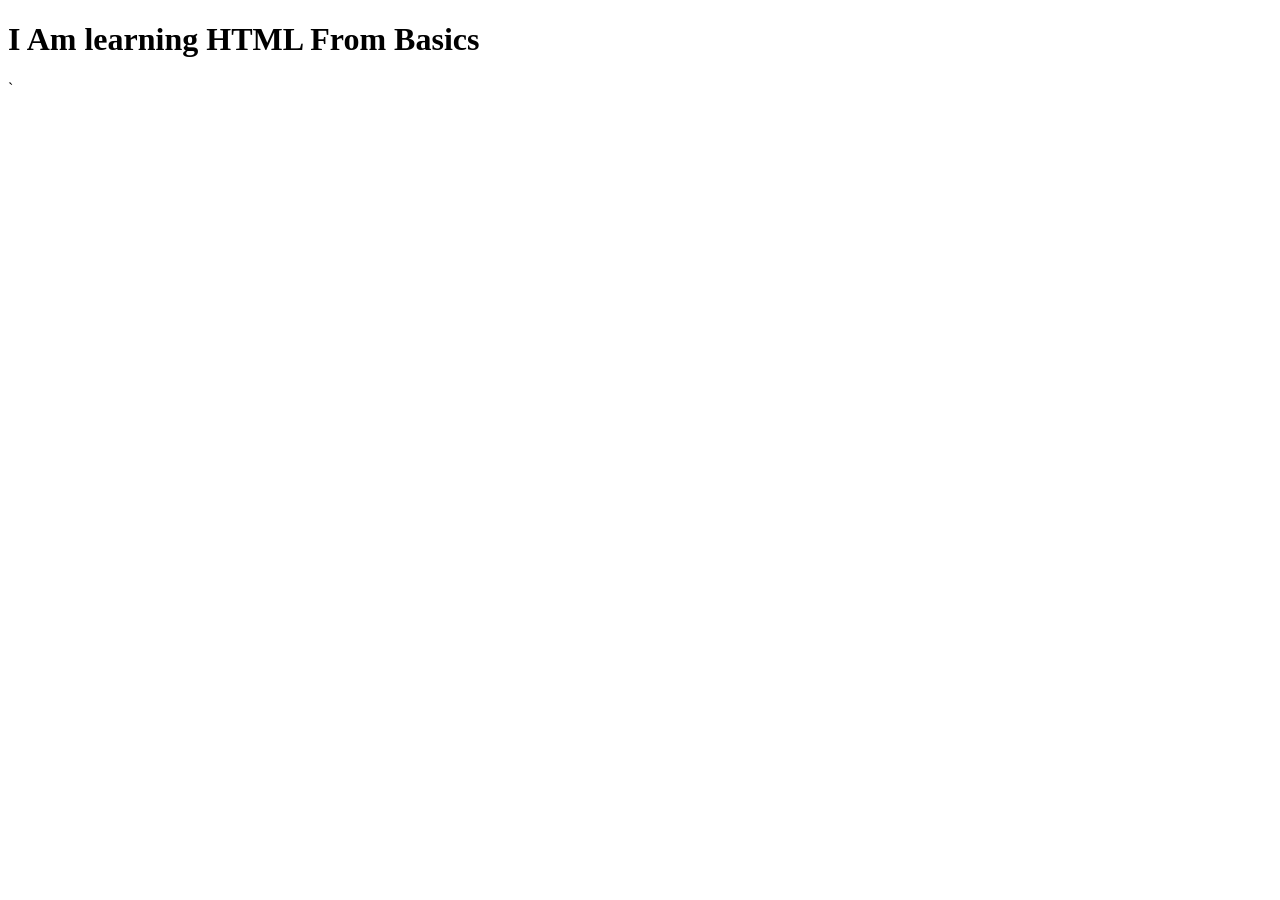
<file: HTML/Index.html>
<!DOCTYPE html>
<html lang="en">
<head>
    <meta charset="UTF-8">
    <meta name="viewport" content="width=device-width, initial-scale=1.0">
    <title>Document</title>
</head>
<body>
    <h1>I Am learning HTML From Basics</h1>
</body>
</html>`
</file>
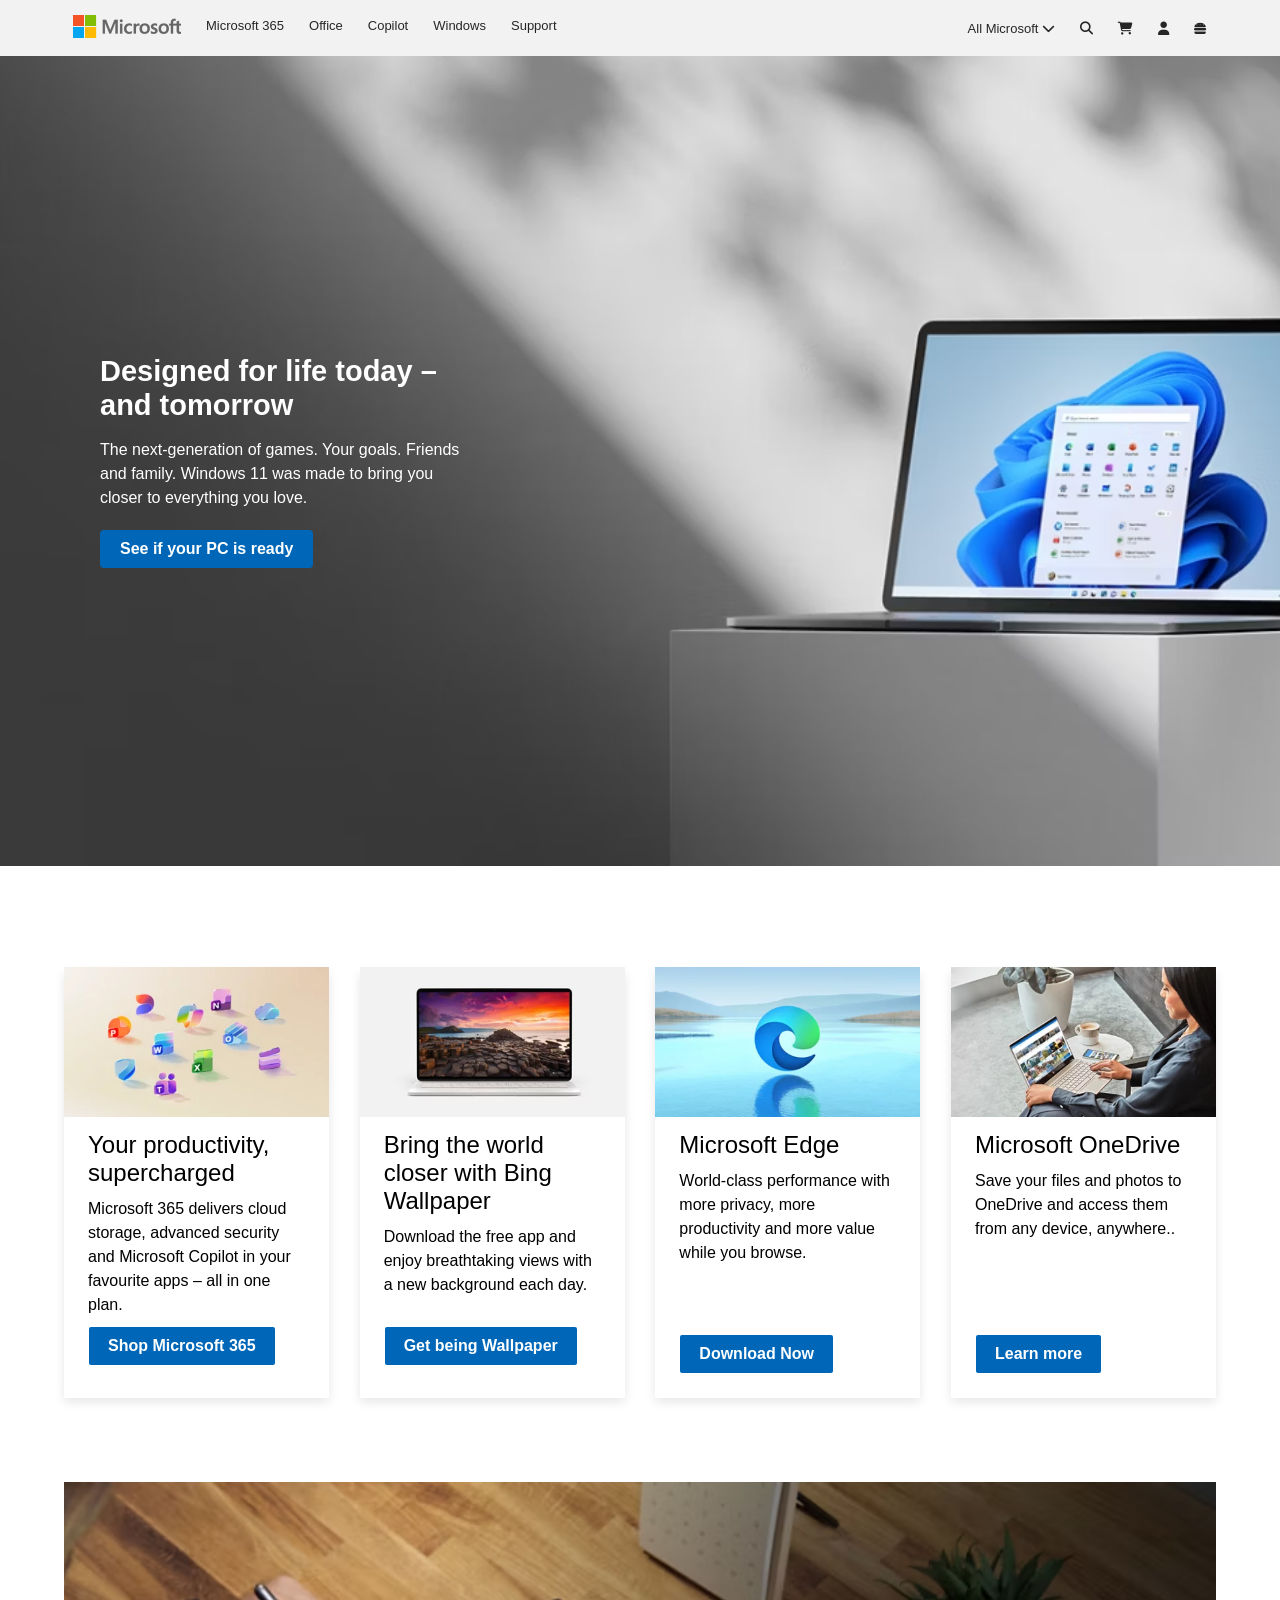
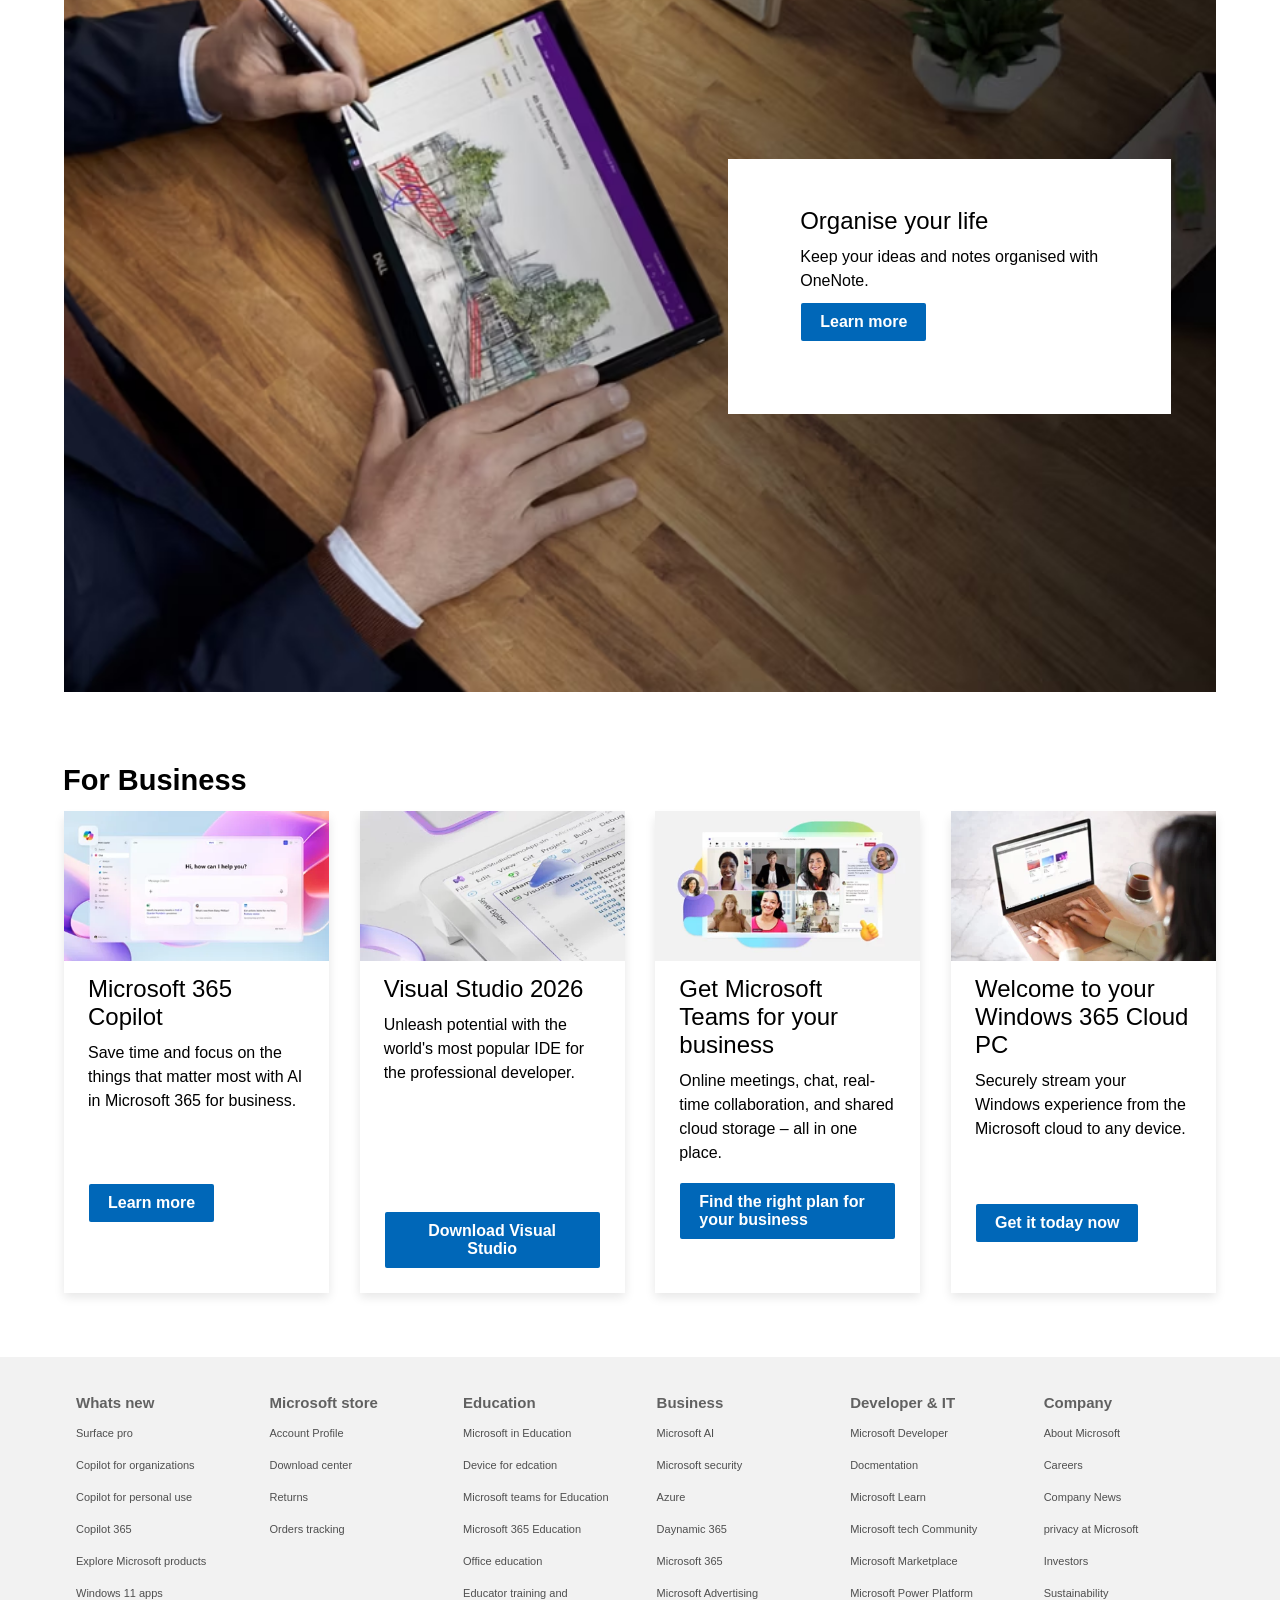
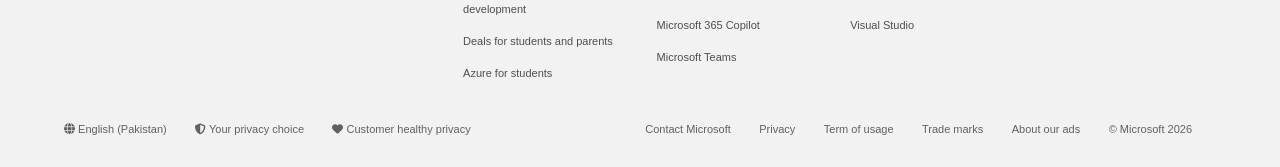
<file: Microsoft clone using HTML & CSS/index.html>
<!DOCTYPE html>
<html lang="en">

<head>
    <meta charset="UTF-8">
    <meta name="viewport" content="width=device-width, initial-scale=1.0">
    <link rel="stylesheet" href="https://cdnjs.cloudflare.com/ajax/libs/font-awesome/6.4.0/css/all.min.css">
    <link rel="stylesheet" href="style.css">
    <title>Microsoft</title>
</head>

<body>
    <nav class="navbar">
        <!-- left-side items -->
        <div class="left-side">
            <img src="assets/logo.png" alt="" class="logo">
            <a href="#">Microsoft 365</a>
            <a href="#">Office</a>
            <a href="#">Copilot</a>
            <a href="#">Windows</a>
            <a href="#">Support</a>
        </div>

        <!-- right-side items -->
        <div class="right-side">
            <a href="#">All Microsoft
                <i class="fas fa-chevron-down"></i>
            </a>
            <a href="#"><i class="fas fa-search"></i></a>
            <a href="#"><i class="fas fa-shopping-cart"></i></a>
            <a href="#"><i class="fas fa-user"></i></a>
            <a href="#"><i class="fas fa-hamburger"></i></a>
        </div>
    </nav>

    <section class="banner">
        <div class="banner-content">
            <h2>Designed for life today – <br> and tomorrow</h2>
            <p>The next-generation of games. Your goals. Friends and family. Windows 11 was made to bring you closer to
                everything you love.</p>
            <button class="banner-btn">See if your PC is ready</button>
        </div>
    </section>

    <section class="card-section">
        <div class="card">
            <img src="assets/card_1.webp" alt="">
            <h3 class="h3">Your productivity, supercharged</h3>
            <p class="p">Microsoft 365 delivers cloud storage, advanced security and Microsoft Copilot in your favourite
                apps – all in one plan.</p>
            <button class="card-btn">
                Shop Microsoft 365
            </button>
        </div>
        <div class="card">
            <img src="assets/2.webp" alt="">
            <h3 class="h3">Bring the world closer with Bing Wallpaper</h3>
            <p class="p">Download the free app and enjoy breathtaking views with a new background each day.</p>
            <button class="card-btn btn-1">
                Get being Wallpaper
            </button>
        </div>
        <div class="card">
            <img src="assets/3.webp" alt="">
            <h3 class="h3">Microsoft Edge</h3>
            <p class="p">World-class performance with more privacy, more productivity and more value while you browse.
            </p>
            <button class="card-btn btn-2">
                Download Now
            </button>
        </div>
        <div class="card">
            <img src="assets/4.webp" alt="">
            <h3 class="h3">Microsoft OneDrive</h3>
            <p class="p">Save your files and photos to OneDrive and access them from any device, anywhere..</p>
            <button class="card-btn btn-3">
                Learn more
            </button>
        </div>

    </section>

    <section class="background-one">
        <div class="card1">
            <h3 class="h3">Organise your life</h3>
            <p class="p">Keep your ideas and notes organised with OneNote.</p>
            <button class="card-btn">
                Learn more
            </button>
        </div>
    </section>
    <h2 class="business-heading">For Business</h2>
    <section class="card-section">
        <div class="card">
            <img src="assets/11.webp" alt="">
            <h3 class="h3">Microsoft 365 Copilot</h3>
            <p class="p">Save time and focus on the things that matter most with AI in Microsoft 365 for business.</p>
            <button class="card-btn btn-4">
                Learn more
            </button>
        </div>
        <div class="card">
            <img src="assets/22.webp" alt="">
            <h3 class="h3">Visual Studio 2026</h3>
            <p class="p">Unleash potential with the world's most popular IDE for the professional developer.</p>
            <button class="card-btn btn-5">
                Download Visual Studio
            </button>
        </div>
        <div class="card">
            <img src="assets/33.webp" alt="">
            <h3 class="h3">Get Microsoft Teams for your business</h3>
            <p class="p">Online meetings, chat, real-time collaboration, and shared cloud storage – all in one place.
            </p>
            <button class="card-btn  btn-6">
                Find the right plan for your business
            </button>
        </div>
        <div class="card">
            <img src="assets/44.webp" alt="">
            <h3 class="h3">Welcome to your Windows 365 Cloud PC</h3>
            <p class="p">Securely stream your Windows experience from the Microsoft cloud to any device.</p>
            <button class="card-btn  btn-7">
                Get it today now
            </button>
        </div>

    </section>

    <footer>
        <div class="footer">
            <div class="footer-column">
                <h4>Whats new</h4>
                <ul>
                    <li>Surface pro</li>
                    <li>Copilot for organizations</li>
                    <li>Copilot for personal use</li>
                    <li>Copilot 365</li>
                    <li>Explore Microsoft products</li>
                    <li>Windows 11 apps</li>
                </ul>
            </div>
            <div class="footer-column">
                <h4>Microsoft store</h4>
                <ul>
                    <li>Account Profile</li>
                    <li>Download center</li>
                    <li>Returns</li>
                    <li>Orders tracking</li>

                </ul>
            </div>
            <div class="footer-column">
                <h4>Education</h4>
                <ul>
                    <li>Microsoft in Education </li>
                    <li>Device for edcation</li>
                    <li>Microsoft teams for Education</li>
                    <li>Microsoft 365 Education</li>
                    <li>Office education</li>
                    <li>Educator training and development</li>
                    <li>Deals for students and parents</li>
                    <li>Azure for students</li>
                </ul>
            </div>
            <div class="footer-column">
                <h4>Business</h4>
                <ul>
                    <li>Microsoft AI</li>
                    <li>Microsoft security</li>
                    <li>Azure</li>
                    <li>Daynamic 365</li>
                    <li>Microsoft 365</li>
                    <li>Microsoft Advertising</li>
                    <li>Microsoft 365 Copilot</li>
                    <li>Microsoft Teams</li>
                </ul>
            </div>
            <div class="footer-column">
                <h4>Developer & IT</h4>
                <ul>
                    <li>Microsoft Developer</li>
                    <li>Docmentation </li>
                    <li>Microsoft Learn</li>
                    <li>Microsoft tech Community</li>
                    <li>Microsoft Marketplace</li>
                    <li>Microsoft Power Platform</li>
                    <li>Visual Studio</li>

                </ul>
            </div>
            <div class="footer-column">
                <h4>Company</h4>
                <ul>
                    <li>About Microsoft</li>
                    <li>Careers</li>
                    <li>Company News</li>
                    <li>privacy at Microsoft</li>
                    <li>Investors</li>
                    <li>Sustainability</li>
                </ul>
            </div>
        </div>

        <div class="copywrite">
            <div class="left-copy">
                <ul>
                    <li> <i class="fas fa-globe"></i> English (Pakistan)</li>
                    <li> <i class="fas fa-shield-alt"></i> Your privacy choice</li>
                    <li> <i class="fas fa-heart"></i> Customer healthy privacy</li>
                </ul>
            </div>
            <div class="right-copy left-copy">
                <ul>
                    <li>Contact Microsoft</li>
                    <li>Privacy</li>
                    <li>Term of usage</li>
                    <li>Trade marks</li>
                    <li>About our ads</li>
                    <li class="non">© Microsoft 2026</li>
                </ul>
            </div>
        </div>
    </footer>



</body>

</html>
</file>
<file: Microsoft clone using HTML & CSS/style.css>
* {
    margin: 0;
    padding: 0;
    box-sizing: border-box;
    font-family: "Segoe UI", SegoeUI, "Helvetica Neue", Helvetica, Arial, sans-serif;
}

.navbar {
    display: flex;
    justify-content: space-between;
    align-items: center;
    padding: 18px 18px;
    background-color: #f2f2f2;
}

img {
    width: 108px;
    margin-top: -3px;
}

.left-side {
    display: flex;
    gap: 25px;
    margin-left: 55px;
}

.left-side a {
    text-decoration: none;
    color: rgb(38, 38, 38);
    font-size: 13px;
}


.left-side a:hover {
    color: #000000;
    text-decoration: underline;
    text-underline-offset: 4px;
    text-decoration-thickness: 2px;
}

.right-side {
    display: flex;
    gap: 25px;
    margin-right: 55px;
}

.right-side a {
    text-decoration: none;
    color: rgb(38, 38, 38);
    font-size: 13px;
}

.right-side a:hover {
    color: #000000;
    text-decoration: underline;
    text-underline-offset: 4px;
    text-decoration-thickness: 2px;
}


.banner {
    display: flex;
    align-items: center;
    height: 90vh;
    background: url(assets/Background.avif) no-repeat center center/cover;
    overflow: clip;
    background-color: #4a4a4a;
    cursor: pointer;

}

.banner-content {
    color: #fff;
    max-width: 360px;
    margin-left: 100px;
}

.banner-content h2 {
    font-size: 1.8125rem;
    margin-bottom: 1rem;
    font-weight: 600;
    line-height: 34px;

}

.banner-content p {
    font-size: 16px;
    line-height: 24px;
    margin-bottom: 20px;
}

.banner-btn {
    display: inline-block;
    padding: 10px 20px;
    font-size: 16px;
    font-weight: 600;
    background-color: #0067b8;
    color: white;
    border-radius: 4px;
    outline: none;
    border: none;
    cursor: pointer;
}

.card-section {
    display: flex;
    justify-content: space-between;
    padding: 5%;
    box-sizing: border-box;
    margin-top: 40px;
    gap: 25px;
}

.card {
    width: 23%;
    box-shadow: 0 4px 10px rgba(0, 0, 0, 0.1);
    cursor: pointer;
    background: white;
}

.card img {
    width: 100%;
    margin-bottom: 10px;

}

.h3 {
    font-size: 24px;
    font-weight: 500;
    margin-bottom: 10px;
    padding: 0px 1.5rem 0px 1.5rem;
}

.p {
    font-size: 16px;
    line-height: 24px;
    font-weight: 400;
    padding: 0px 1.5rem 0px 1.5rem;
}

.card-btn {
    display: inline-block;
    padding: 10px 19px;
    font-size: 16px;
    font-weight: 600;
    background-color: #0067b8;
    color: white;
    border-radius: 2px;
    outline: none;
    border: none;
    margin: 10px 25px 25px 25px;
    cursor: pointer;


}

.btn-1 {
    margin-top: 30px;
}

.btn-2 {
    margin-top: 69.5px;
}

.btn-3 {
    margin-top: 93.5px;
}



.background-one {
    height: 90vh;
    width: 90%;
    background: url(assets/bb.avif) no-repeat center center/cover;
    margin: 20px auto;
    display: flex;
    justify-content: flex-end;
    align-items: center;
    padding-right: 45px;
    cursor: pointer;

}

.card1 {
    padding: 3rem;
    background: white;
    width: 40%;
}

.business-heading {
    margin-top: 72px;
    margin-bottom: -87px;
    margin-left: 63px;
    font-size: 29px;
    font-weight: 600;
}

.btn-4 {
    margin-top: 71px;
}

.btn-5 {
    margin-top: 127px;
}

.btn-6 {
    margin-top: 18px;
    text-align: left;
}

.btn-7 {
    margin-top: 63px;
}

.footer {
    display: flex;
    justify-content: space-between;
    padding: 0 5%;
    background: #f2f2f2;
    margin: 0 auto;

}

.footer-column {
    width: 16%;
    padding: 0 12px;
    zoom: 1;
    display: block;
    float: left;
    min-height: 1px;
}

.footer-column h4 {
    font-size: 15px;
    color: #616161;
    font-weight: 600;
    line-height: 20px;
    padding: 36px 0 4px;
}

.footer-column li {
    list-style: none;
    padding: 8px 0;
    cursor: pointer;
    color: #3d3d3de6;
    font-size: 11px;
    line-height: 16px;
}

.footer-column li:hover {
    list-style: none;
    padding: 8px 0;
    cursor: pointer;
    color: #000000e6;
    font-size: 11px;
    line-height: 16px;
    text-decoration: underline;
}

.copywrite {
    display: flex;
    justify-content: space-between;
    padding: 30px 5%;
    background: #f2f2f2;
    margin: 0 auto;
}

.left-copy li {
    font-size: 11px;
    line-height: 16px;
    display: inline-block;
    padding-right: 24px;
    color: #616161;
    /* float: left; */
    white-space: nowrap;
    list-style: none;

}

.left-copy li:hover {
    font-size: 11px;
    text-decoration: underline;
    cursor: pointer;
    line-height: 16px;
    display: inline-block;
    padding-right: 24px;
    padding-bottom: 40px;
    color: #616161;
    /* float: left; */
    white-space: nowrap;
    list-style: none;

}

.non {
    cursor: auto !important;
    text-decoration: none !important;
}

.non:hover {
    cursor: auto !important;
    text-decoration: none !important;
}
.hamburger {
    display: none;
    font-size: 22px;
    cursor: pointer;
}



/* Responsiveness */
@media (max-width: 1000px ) {
    .card-section{
        flex-direction: column;
        flex-wrap: wrap;
        align-items: center;
    }
    .card {
        width: 80%;
        margin-bottom: 20px;
    }

     .background-one {
        flex-direction: column;
        height: auto;
        padding: 20px;
    }
        .card1 {
            width: 100%;
            padding: 20px;
        }
    
        .business-heading {
            margin-top: 20px;
            margin-bottom: 20px;
            margin-left: 0;
            font-size: 24px;
        }
    
        .btn-4 {
            margin-top: 20px;
        }
    
        .btn-5 {
            margin-top: 20px;
        }
    
        .btn-6 {
            margin-top: 20px;
            text-align: center;
        }
    
        .btn-7 {
            margin-top: 20px;
        }

}
</file>
